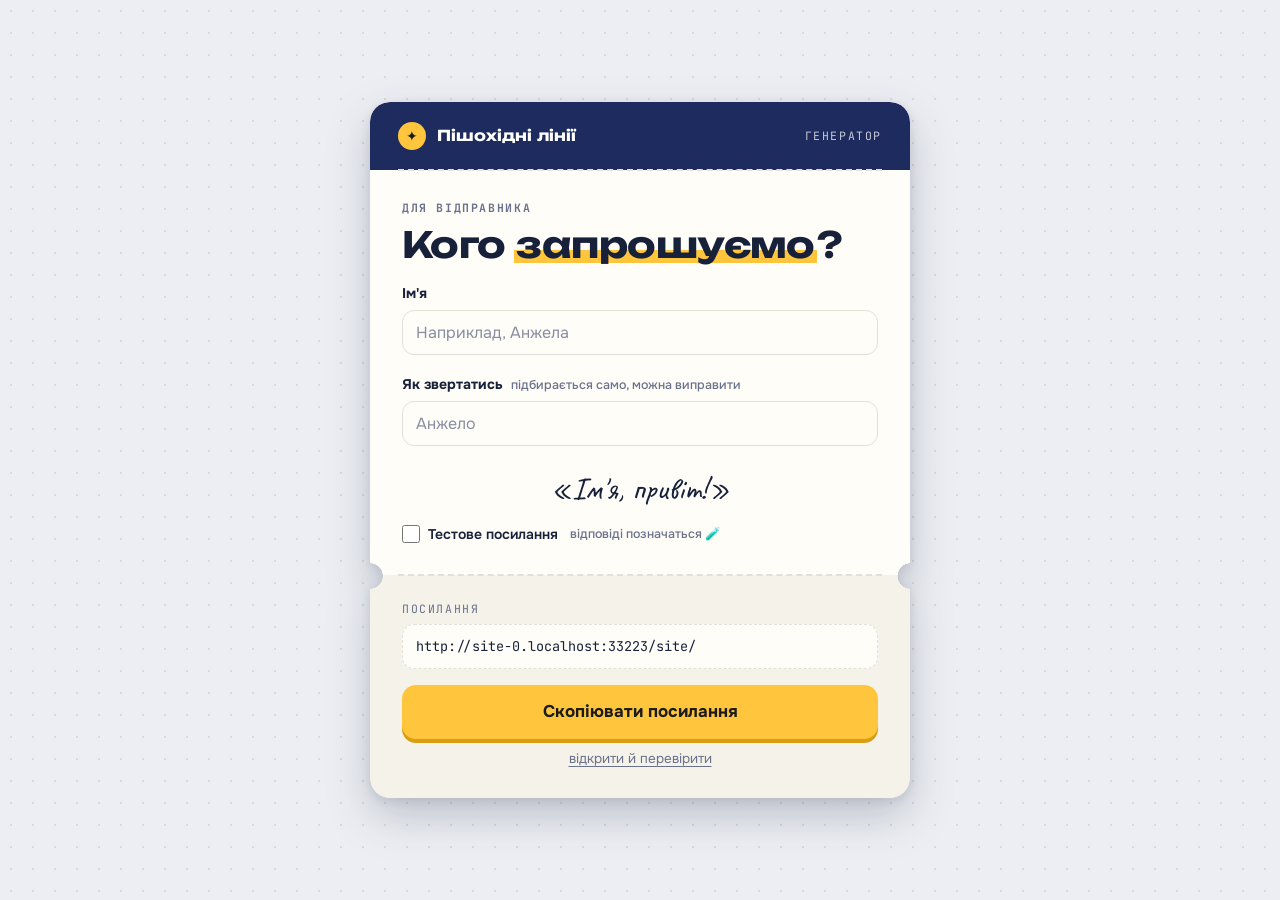
<file: site/make.html>
<!doctype html>
<html lang="uk">
<head>
<meta charset="utf-8">
<meta name="viewport" content="width=device-width, initial-scale=1, viewport-fit=cover">
<meta name="robots" content="noindex">
<title>Створити запрошення</title>
<link rel="icon" href="data:image/svg+xml,<svg xmlns='http://www.w3.org/2000/svg' viewBox='0 0 100 100'><text y='.9em' font-size='90'>🎫</text></svg>">
<link rel="preconnect" href="https://fonts.googleapis.com">
<link rel="preconnect" href="https://fonts.gstatic.com" crossorigin>
<link href="https://fonts.googleapis.com/css2?family=Unbounded:wght@500;700&family=Onest:wght@400;500;600;700&family=JetBrains+Mono:wght@500;700&family=Caveat:wght@600&display=swap" rel="stylesheet">
<link rel="stylesheet" href="style.css">
</head>
<body>

<main>
  <section class="screen is-active">
    <article class="ticket">
      <div class="t-body">
        <header class="t-head">
          <div class="logo"><span class="logo-mark" aria-hidden="true">✦</span><span data-t="airline"></span></div>
          <div class="t-kind">Генератор</div>
        </header>

        <div class="t-main perf">
          <div class="eyebrow">Для відправника</div>
          <h1>Кого <em>запрошуємо</em>?</h1>

          <label class="field-l" for="name">Ім'я</label>
          <input class="input" id="name" maxlength="40" autocomplete="off" placeholder="Наприклад, Анжела">

          <label class="field-l" for="voc">Як звертатись <span class="field-note">підбирається само, можна виправити</span></label>
          <input class="input" id="voc" maxlength="40" autocomplete="off" placeholder="Анжело">

          <div class="preview">«<span id="pv"></span>, привіт!»</div>

          <label class="check"><input type="checkbox" id="test"> Тестове посилання <span class="field-note">відповіді позначаться 🧪</span></label>
        </div>

        <div class="t-stub perf">
          <div class="f-l">Посилання</div>
          <div class="link-box" id="link"></div>
          <button class="btn btn-primary btn-block" id="copy">Скопіювати посилання</button>
          <div class="make-actions"><a class="link" id="open" target="_blank" rel="noopener">відкрити й перевірити</a></div>
        </div>
      </div>
    </article>
  </section>
</main>

<script src="config.js"></script>
<script src="names.js"></script>
<script>
(function () {
  'use strict';
  var C = window.CONFIG;
  var $ = function (s) { return document.querySelector(s); };
  var name = $('#name'), voc = $('#voc'), test = $('#test');
  var vocTouched = false;

  document.querySelectorAll('[data-t]').forEach(function (el) {
    var v = C[el.getAttribute('data-t')];
    if (v != null) el.textContent = v;
  });

  // Сайт лежить поруч із make.html — посилання веде на ту саму папку
  var base = location.origin + location.pathname.replace(/make\.html$/, '');

  function build() {
    var n = name.value.trim();
    if (!vocTouched) voc.value = window.vocative(n);
    var v = voc.value.trim();

    var p = new URLSearchParams();
    if (n) p.set('to', n);
    // v= додаємо тільки якщо звертання виправили вручну — так посилання коротше
    if (n && v && v !== window.vocative(n)) p.set('v', v);
    if (test.checked) p.set('test', '1');
    var qs = p.toString();
    var url = base + (qs ? '?' + qs : '');

    $('#pv').textContent = n ? (v || n) : C.toVocative;
    $('#link').textContent = decodeURI(url);
    $('#link').title = n ? '' : 'Без імені буде «' + C.to + '» з config.js';
    $('#open').href = url;
    return url;
  }

  name.addEventListener('input', build);
  voc.addEventListener('input', function () { vocTouched = voc.value.trim() !== ''; build(); });
  test.addEventListener('change', build);

  $('#copy').addEventListener('click', function () {
    var url = build(), btn = this;
    var done = function () {
      btn.textContent = 'Скопійовано ✓';
      setTimeout(function () { btn.textContent = 'Скопіювати посилання'; }, 1600);
    };
    if (navigator.clipboard && window.isSecureContext) {
      navigator.clipboard.writeText(url).then(done, function () { fallbackCopy(url); done(); });
    } else {
      fallbackCopy(url);
      done();
    }
  });

  function fallbackCopy(text) {
    var ta = document.createElement('textarea');
    ta.value = text;
    ta.style.position = 'fixed';
    ta.style.opacity = '0';
    document.body.appendChild(ta);
    ta.select();
    try { document.execCommand('copy'); } catch (e) {}
    ta.remove();
  }

  function updateCuts() {
    var body = $('.t-body'), perf = $('.t-stub.perf');
    body.style.setProperty('--cut', perf.offsetTop + 'px');
  }
  window.addEventListener('resize', updateCuts);
  if (document.fonts && document.fonts.ready) document.fonts.ready.then(updateCuts);

  build();
  updateCuts();
})();
</script>
</body>
</html>
</file>
<file: site/style.css>
:root {
  --bg: #eceef3;
  --dot: rgba(24, 33, 58, .10);
  --paper: #fffdf8;
  --paper-2: #f5f2ea;
  --ink: #18213a;
  --muted: #6a718b;
  --line: #e3e0d6;
  --brand: #1e2b5e;
  --brand-soft: rgba(30, 43, 94, .07);
  --brand-ring: rgba(30, 43, 94, .16);
  --accent: #ffc53d;
  --accent-deep: #d99e12;
  --accent-ink: #1b1b1b;
  --hot: #e8473b;
  --ok: #1f9d6b;
  --shade-1: rgba(24, 33, 58, .20);
  --shade-2: rgba(24, 33, 58, .10);

  --f-display: "Unbounded", system-ui, sans-serif;
  --f-body: "Onest", system-ui, -apple-system, "Segoe UI", Roboto, sans-serif;
  --f-mono: "JetBrains Mono", ui-monospace, Menlo, monospace;
  --f-hand: "Caveat", "Segoe Print", cursive;
}
@media (prefers-color-scheme: dark) {
  :root:not([data-theme="light"]) {
    --bg: #0e1222;
    --dot: rgba(255, 255, 255, .06);
    --paper: #1a2038;
    --paper-2: #151a2f;
    --ink: #eef0f8;
    --muted: #9aa2c0;
    --line: #2e3657;
    --brand: #2c3d8a;
    --brand-soft: rgba(140, 160, 255, .10);
    --brand-ring: rgba(140, 160, 255, .25);
    --accent-deep: #b5820a;
    --hot: #ff6a5c;
    --ok: #3ccf91;
    --shade-1: rgba(0, 0, 0, .55);
    --shade-2: rgba(0, 0, 0, .35);
  }
}
:root[data-theme="dark"] {
  --bg: #0e1222;
  --dot: rgba(255, 255, 255, .06);
  --paper: #1a2038;
  --paper-2: #151a2f;
  --ink: #eef0f8;
  --muted: #9aa2c0;
  --line: #2e3657;
  --brand: #2c3d8a;
  --brand-soft: rgba(140, 160, 255, .10);
  --brand-ring: rgba(140, 160, 255, .25);
  --accent-deep: #b5820a;
  --hot: #ff6a5c;
  --ok: #3ccf91;
  --shade-1: rgba(0, 0, 0, .55);
  --shade-2: rgba(0, 0, 0, .35);
}

* { box-sizing: border-box; margin: 0; padding: 0; }
[hidden] { display: none !important; }
html, body { min-height: 100%; }
body {
  font-family: var(--f-body);
  color: var(--ink);
  background-color: var(--bg);
  background-image: radial-gradient(var(--dot) 1.2px, transparent 1.6px);
  background-size: 22px 22px;
  min-height: 100vh;
  overflow-x: hidden;
  -webkit-tap-highlight-color: transparent;
  -webkit-font-smoothing: antialiased;
}
button { font: inherit; color: inherit; }

#confetti { position: fixed; inset: 0; width: 100%; height: 100%; pointer-events: none; z-index: 50; }

main {
  position: relative;
  min-height: 100vh;
  min-height: 100svh;
  display: flex;
  align-items: center;
  justify-content: center;
  padding: 28px 16px calc(28px + env(safe-area-inset-bottom));
}

.screen { display: none; width: 100%; max-width: 460px; }
.screen.is-active { display: block; animation: rise .7s cubic-bezier(.2, .8, .2, 1) both; }
@keyframes rise { from { opacity: 0; transform: translateY(22px); } to { opacity: 1; transform: none; } }

.kicker {
  font-family: var(--f-hand);
  font-size: 26px;
  color: var(--muted);
  text-align: center;
  margin-bottom: 14px;
}

/* ---------- Квиток ---------- */
.ticket {
  position: relative;
  filter: drop-shadow(0 18px 22px var(--shade-1)) drop-shadow(0 3px 5px var(--shade-2));
}
.t-body {
  --r: 13px;
  --cut: -40px; /* JS ставить сюди позицію перфорації */
  position: relative;
  background: var(--paper);
  border-radius: 20px;
  overflow: hidden;
  -webkit-mask:
    radial-gradient(circle var(--r) at 0 var(--cut), #0000 calc(var(--r) - .5px), #000 var(--r)) 0 0 / 51% 100% no-repeat,
    radial-gradient(circle var(--r) at 100% var(--cut), #0000 calc(var(--r) - .5px), #000 var(--r)) 100% 0 / 51% 100% no-repeat;
  mask:
    radial-gradient(circle var(--r) at 0 var(--cut), #0000 calc(var(--r) - .5px), #000 var(--r)) 0 0 / 51% 100% no-repeat,
    radial-gradient(circle var(--r) at 100% var(--cut), #0000 calc(var(--r) - .5px), #000 var(--r)) 100% 0 / 51% 100% no-repeat;
}
.perf { position: relative; }
.perf::before {
  content: "";
  position: absolute;
  left: 22px;
  right: 22px;
  top: -1px;
  border-top: 2px dashed var(--line);
}

.t-head {
  background: var(--brand);
  color: #fff;
  padding: 16px 22px;
  display: flex;
  align-items: center;
  justify-content: space-between;
  gap: 12px;
}
.logo {
  display: flex;
  align-items: center;
  gap: 9px;
  font-family: var(--f-display);
  font-weight: 700;
  font-size: 13px;
  letter-spacing: .01em;
}
.logo-mark {
  width: 24px;
  height: 24px;
  border-radius: 50%;
  background: var(--accent);
  color: var(--accent-ink);
  display: grid;
  place-items: center;
  font-size: 12px;
}
.t-kind {
  font-family: var(--f-mono);
  font-size: 10.5px;
  letter-spacing: .14em;
  text-transform: uppercase;
  opacity: .75;
  text-align: right;
}

.t-main { position: relative; padding: 24px 24px 26px; }
.t-stub { padding: 22px 24px 24px; background: var(--paper-2); }

/* маршрут */
.route { display: flex; align-items: flex-start; gap: 12px; margin-bottom: 22px; }
.pt { min-width: 0; max-width: 45%; }
.pt-r { text-align: right; max-width: 55%; }
.pt:first-child { flex: none; }
.pt:first-child .pt-v { white-space: nowrap; }
.pt-v {
  font-family: var(--f-display);
  font-weight: 700;
  font-size: 20px;
  line-height: 1.15;
  margin-top: 6px;
}
.route-line {
  flex: 1;
  position: relative;
  height: 2px;
  min-width: 44px;
  background-image: linear-gradient(90deg, var(--muted) 50%, transparent 50%);
  background-size: 8px 2px;
  opacity: .8;
  margin-top: 18px;
}
.walker {
  position: absolute;
  top: 50%;
  width: 26px;
  height: 26px;
  margin: -13px 0 0 -13px;
  left: 13px;
  padding: 2px;
  fill: var(--brand);
  background: var(--paper);
  border-radius: 50%;
  animation: stroll 3.2s ease-in-out infinite alternate;
}
:root[data-theme="dark"] .walker { fill: var(--accent); }
@media (prefers-color-scheme: dark) { :root:not([data-theme="light"]) .walker { fill: var(--accent); } }
@keyframes stroll { from { left: 13px; } to { left: calc(100% - 13px); } }

/* поля */
.fields { display: grid; grid-template-columns: 1fr 1fr; gap: 16px 18px; }
.f { min-width: 0; }
.f.wide { grid-column: 1 / -1; }
.f-l {
  font-family: var(--f-mono);
  font-size: 10.5px;
  letter-spacing: .14em;
  text-transform: uppercase;
  color: var(--muted);
}
.f-v { font-weight: 700; font-size: 15.5px; margin-top: 4px; overflow-wrap: anywhere; }
.f-v small { font-weight: 500; color: var(--muted); font-size: 13px; }
.soft-v { font-weight: 500; font-size: 14.5px; line-height: 1.45; }
.mono { font-family: var(--f-mono); }
.status { display: flex; align-items: center; gap: 8px; }
.dot {
  width: 9px;
  height: 9px;
  border-radius: 50%;
  background: var(--accent);
  box-shadow: 0 0 0 0 var(--accent);
  animation: ping 1.6s ease-out infinite;
}
@keyframes ping { 0% { box-shadow: 0 0 0 0 rgba(255, 197, 61, .7); } 100% { box-shadow: 0 0 0 9px rgba(255, 197, 61, 0); } }

.barcode { height: 46px; margin-bottom: 18px; color: var(--ink); opacity: .85; }
.barcode svg { display: block; width: 100%; height: 100%; }

/* ---------- Кнопки ---------- */
.btn {
  display: inline-block;
  border: 0;
  cursor: pointer;
  border-radius: 14px;
  padding: 15px 26px;
  font-weight: 700;
  font-size: 16px;
  line-height: 1.2;
  white-space: nowrap;
  -webkit-user-select: none;
  user-select: none;
}
.btn-primary {
  background: var(--accent);
  color: var(--accent-ink);
  box-shadow: 0 4px 0 var(--accent-deep);
  transition: transform .15s, box-shadow .15s, opacity .2s;
}
.btn-primary:hover { transform: translateY(-1px); box-shadow: 0 5px 0 var(--accent-deep); }
.btn-primary:active { transform: translateY(3px); box-shadow: 0 1px 0 var(--accent-deep); }
.btn-primary:disabled {
  cursor: not-allowed;
  opacity: .45;
  transform: none;
  box-shadow: 0 4px 0 var(--accent-deep);
}
.btn-ghost {
  background: var(--paper);
  color: var(--muted);
  border: 1.5px solid var(--line);
  padding: 13.5px 22px;
}
.btn-block { display: block; width: 100%; }
.btn:focus-visible, .opt:focus-visible, .chip:focus-visible, .link:focus-visible {
  outline: 3px solid var(--brand-ring);
  outline-offset: 3px;
}

/* ---------- Лист ---------- */
.eyebrow {
  font-family: var(--f-mono);
  font-size: 11px;
  letter-spacing: .14em;
  text-transform: uppercase;
  color: var(--muted);
  font-weight: 700;
}
h1 {
  font-family: var(--f-display);
  font-weight: 700;
  font-size: 30px;
  line-height: 1.1;
  letter-spacing: -.015em;
  margin: 10px 0 16px;
}
h1 em {
  font-style: normal;
  background: linear-gradient(transparent 62%, var(--accent) 62%, var(--accent) 92%, transparent 92%);
  padding: 0 2px;
}
:root[data-theme="dark"] h1 em { background: none; color: var(--accent); }
@media (prefers-color-scheme: dark) { :root:not([data-theme="light"]) h1 em { background: none; color: var(--accent); } }
.letter p { font-size: 16px; line-height: 1.65; margin-bottom: 12px; }
.letter p.soft { color: var(--muted); }
.sign { font-family: var(--f-hand); font-size: 30px; text-align: right; margin-top: 2px; }
.q {
  font-family: var(--f-display);
  font-weight: 700;
  font-size: 21px;
  line-height: 1.25;
  text-align: center;
  margin: 26px 0 18px;
}

/* ---------- Так / Ні ---------- */
.answer-row {
  display: flex;
  justify-content: center;
  align-items: center;
  gap: 12px;
  min-height: 76px;
}
.yes-wrap { display: inline-block; }
.btn-yes { transform-origin: center; transition: transform .35s cubic-bezier(.3, 1.5, .5, 1), box-shadow .15s; }
.btn-yes:hover { transform: none; }
.btn-no { transition: opacity .25s; }
.btn-no.flying {
  position: absolute;
  z-index: 40;
  transform-origin: 0 0;
  /* без «пружини»: інакше на мить проскакує за край екрана */
  transition: left .38s cubic-bezier(.2, .8, .2, 1), top .38s cubic-bezier(.2, .8, .2, 1), transform .38s, opacity .25s;
}
.btn-no.gone { opacity: 0; pointer-events: none; }
.teaser {
  font-family: var(--f-hand);
  font-size: 24px;
  line-height: 1.15;
  text-align: center;
  color: var(--hot);
  min-height: 30px;
  margin-top: 10px;
}

/* ---------- Оформлення ---------- */
.step {
  display: flex;
  align-items: center;
  gap: 10px;
  font-weight: 700;
  font-size: 15px;
  margin: 24px 0 12px;
}
.step-n {
  font-family: var(--f-mono);
  font-size: 11px;
  color: var(--brand);
  background: var(--brand-soft);
  border-radius: 6px;
  padding: 3px 6px;
}
:root[data-theme="dark"] .step-n { color: var(--accent); }
@media (prefers-color-scheme: dark) { :root:not([data-theme="light"]) .step-n { color: var(--accent); } }

.cards { display: grid; grid-template-columns: 1fr 1fr; gap: 10px; }
.opt {
  position: relative;
  text-align: left;
  background: var(--paper);
  border: 1.5px solid var(--line);
  border-radius: 14px;
  padding: 13px 14px 13px;
  cursor: pointer;
  transition: border-color .15s, background .15s, box-shadow .15s;
}
.opt b { display: block; font-size: 15px; padding-right: 20px; }
.opt span { display: block; font-size: 12.5px; color: var(--muted); line-height: 1.35; margin-top: 3px; }
.opt::after {
  content: "";
  position: absolute;
  top: 13px;
  right: 12px;
  width: 16px;
  height: 16px;
  border-radius: 50%;
  border: 1.5px solid var(--line);
  transition: all .15s;
}
.opt[aria-checked="true"] {
  border-color: var(--brand);
  background: var(--brand-soft);
  box-shadow: 0 0 0 3px var(--brand-ring);
}
.opt[aria-checked="true"]::after {
  border-color: var(--brand);
  background: var(--brand) url("data:image/svg+xml,%3Csvg xmlns='http://www.w3.org/2000/svg' viewBox='0 0 16 16'%3E%3Cpath d='M4 8.2l2.6 2.6L12 5.4' fill='none' stroke='white' stroke-width='2' stroke-linecap='round' stroke-linejoin='round'/%3E%3C/svg%3E") center / 14px no-repeat;
}
.opt.custom, .chip.custom { border-style: dashed; }

.chips { display: flex; flex-wrap: wrap; gap: 8px; }
.chip {
  background: var(--paper);
  border: 1.5px solid var(--line);
  border-radius: 10px;
  padding: 9px 14px;
  font-size: 14px;
  font-weight: 600;
  cursor: pointer;
  text-align: left;
  line-height: 1.2;
  transition: all .15s;
}
.chip small { display: block; font-family: var(--f-mono); font-size: 10.5px; font-weight: 500; color: var(--muted); margin-top: 3px; }
.chip[aria-checked="true"] { background: var(--brand); border-color: var(--brand); color: #fff; border-style: solid; }
.chip[aria-checked="true"] small { color: rgba(255, 255, 255, .75); }

.input {
  display: block;
  width: 100%;
  font: inherit;
  font-size: 15px;
  color: var(--ink);
  background: var(--paper);
  border: 1.5px solid var(--line);
  border-radius: 12px;
  padding: 11px 13px;
  resize: vertical;
  transition: border-color .15s, box-shadow .15s;
}
.input::placeholder { color: var(--muted); opacity: .8; }
.input:focus { outline: none; border-color: var(--brand); box-shadow: 0 0 0 3px var(--brand-ring); }
.custom-input { margin-top: 10px; display: none; }
.custom-input.show { display: block; animation: rise .3s ease both; }

.go { margin-top: 28px; }
.hint { text-align: center; font-size: 13px; color: var(--muted); margin-top: 12px; min-height: 18px; }

/* ---------- Друк квитка ---------- */
.printer {
  position: relative;
  z-index: 2;
  height: 18px;
  margin: 0 -10px;
  border-radius: 10px;
  background: #1c2238;
  box-shadow: 0 6px 14px -6px rgba(0, 0, 0, .5);
}
.printer span {
  position: absolute;
  left: 18px;
  right: 18px;
  top: 8px;
  height: 3px;
  border-radius: 3px;
  background: #05070f;
}
.print-clip { overflow: hidden; margin: -9px -14px 0; padding: 0 14px 34px; }
.printed { animation: print 1.8s cubic-bezier(.45, .05, .3, 1) .2s both; }
@keyframes print { from { transform: translateY(-102%); } to { transform: none; } }
.stamp {
  position: absolute;
  right: 22px;
  top: 14px;
  z-index: 1;
  background: var(--paper-2);
  font-family: var(--f-display);
  font-weight: 700;
  font-size: 15px;
  letter-spacing: .06em;
  text-transform: uppercase;
  color: var(--ok);
  border: 3px solid var(--ok);
  border-radius: 8px;
  padding: 6px 10px;
  transform: rotate(-12deg);
  opacity: 0;
  pointer-events: none;
  animation: stamp .45s cubic-bezier(.3, 1.6, .5, 1) 2.1s both;
}
@keyframes stamp {
  from { opacity: 0; transform: rotate(-12deg) scale(2.2); }
  to { opacity: .9; transform: rotate(-12deg) scale(1); }
}

.send { display: flex; align-items: flex-start; gap: 10px; font-size: 14px; line-height: 1.4; font-weight: 600; }
.send-ico {
  flex: none;
  width: 20px;
  height: 20px;
  border-radius: 50%;
  display: grid;
  place-items: center;
  font-size: 12px;
  color: #fff;
}
.send[data-state="sending"] .send-ico {
  border: 2.5px solid var(--line);
  border-top-color: var(--brand);
  animation: spin .8s linear infinite;
}
.send[data-state="ok"] .send-ico { background: var(--ok); }
.send[data-state="ok"] .send-ico::before { content: "✓"; }
.send[data-state="fail"] .send-ico,
.send[data-state="local"] .send-ico { background: var(--hot); }
.send[data-state="fail"] .send-ico::before,
.send[data-state="local"] .send-ico::before { content: "!"; }
.send-text b { font-family: var(--f-hand); font-size: 22px; font-weight: 600; color: var(--hot); display: block; margin-top: 2px; }
@keyframes spin { to { transform: rotate(360deg); } }

.done-actions { text-align: center; margin-top: -14px; }
.link {
  background: none;
  border: 0;
  cursor: pointer;
  color: var(--muted);
  text-decoration: underline;
  text-underline-offset: 3px;
  font-size: 13.5px;
  padding: 8px;
}

/* ---------- Генератор посилань (make.html) ---------- */
.field-l {
  display: block;
  font-weight: 700;
  font-size: 14px;
  margin: 20px 0 8px;
}
.field-note { font-weight: 500; font-size: 12.5px; color: var(--muted); margin-left: 4px; }
.preview {
  font-family: var(--f-hand);
  font-size: 28px;
  text-align: center;
  margin: 22px 0 6px;
  min-height: 34px;
}
.check {
  display: flex;
  align-items: center;
  flex-wrap: wrap;
  gap: 8px;
  font-size: 14px;
  font-weight: 600;
  margin-top: 16px;
  cursor: pointer;
}
.check input { width: 18px; height: 18px; accent-color: var(--brand); }
.link-box {
  font-family: var(--f-mono);
  font-size: 12.5px;
  line-height: 1.5;
  background: var(--paper);
  border: 1.5px dashed var(--line);
  border-radius: 12px;
  padding: 11px 13px;
  margin: 8px 0 16px;
  overflow-wrap: anywhere;
  -webkit-user-select: all;
  user-select: all;
}
.make-actions { text-align: center; margin-top: 8px; }

/* ---------- Мобільні ---------- */
@media (max-width: 400px) {
  .t-main { padding: 22px 18px 24px; }
  .t-stub { padding: 20px 18px 22px; }
  .t-head { padding: 14px 18px; }
  .pt-v { font-size: 18px; }
  h1 { font-size: 26px; }
  .cards { grid-template-columns: 1fr; }
  .btn { padding: 14px 20px; }
}

/* ---------- Великі екрани: усе трохи більше ---------- */
@media (min-width: 900px) and (min-height: 700px) {
  .screen { max-width: 540px; }
  .kicker { font-size: 30px; margin-bottom: 18px; }
  .t-head { padding: 20px 28px; }
  .logo { font-size: 15px; gap: 11px; }
  .logo-mark { width: 28px; height: 28px; font-size: 14px; }
  .t-kind { font-size: 11.5px; }
  .t-main { padding: 30px 32px 32px; }
  .t-stub { padding: 26px 32px 30px; }
  .perf::before { left: 28px; right: 28px; }
  .route { margin-bottom: 28px; }
  .route-line { min-width: 72px; }
  .pt-v { font-size: 24px; }
  .f-l, .eyebrow { font-size: 11.5px; }
  .f-v { font-size: 17px; }
  .f-v small { font-size: 14px; }
  .soft-v { font-size: 16px; }
  .fields { gap: 20px 24px; }
  h1 { font-size: 36px; }
  .letter p { font-size: 17px; }
  .sign { font-size: 34px; }
  .q { font-size: 25px; }
  .btn { font-size: 17px; padding: 17px 30px; }
  .btn-ghost { padding: 15.5px 26px; }
  .teaser { font-size: 27px; }
  .step { font-size: 16px; }
  .opt { padding: 15px 16px; }
  .opt b { font-size: 16px; }
  .opt span { font-size: 13.5px; }
  .chip { font-size: 15px; padding: 10px 16px; }
  .input { font-size: 16px; }
  .barcode { height: 56px; }
  .send { font-size: 15px; }
  .stamp { font-size: 17px; }
  .preview { font-size: 32px; }
  .link-box { font-size: 13.5px; }
}

@media (prefers-reduced-motion: reduce) {
  *, *::before, *::after { animation: none !important; transition: none !important; }
  .stamp { opacity: .9; }
}
</file>
